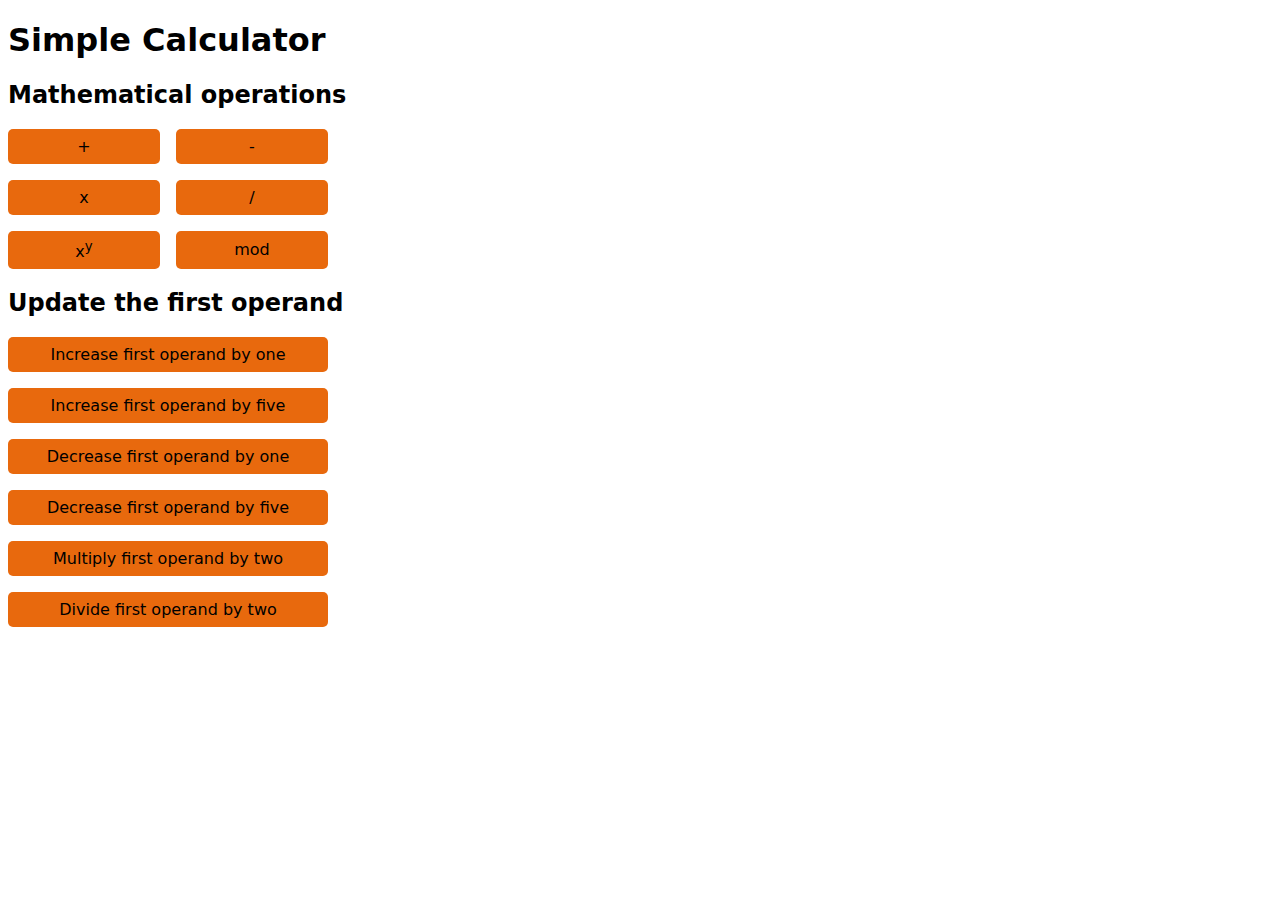
<file: js-variables-and-numbers_simple-calculator/index.html>
<!DOCTYPE html>
<html lang="en">
  <head>
    <meta charset="utf-8" />
    <meta
      name="viewport"
      content="width=device-width, initial-scale=1, shrink-to-fit=no"
    />
    <title>JS Variables and Numbers: Simple Calculator</title>
    <link rel="stylesheet" href="./css/styles.css" />
    <script src="./js/index.js" defer></script>
  </head>
  <body>
    <h1>Simple Calculator</h1>

    <h2>Mathematical operations</h2>
    <section class="mathematical-operations">
      <button type="button" class="button" data-js="add">+</button>
      <button type="button" class="button" data-js="subtract">-</button>
      <button type="button" class="button" data-js="multiply">x</button>
      <button type="button" class="button" data-js="divide">/</button>
      <button type="button" class="button" data-js="exponent">
        x<sup>y</sup>
      </button>
      <button type="button" class="button" data-js="modulo">mod</button>
    </section>

    <h2>Update the first operand</h2>
    <div class="update-operand">
      <button type="button" class="button" data-js="increase-by-one">
        Increase first operand by one
      </button>
      <button type="button" class="button" data-js="increase-by-five">
        Increase first operand by five
      </button>
      <button type="button" class="button" data-js="decrease-by-one">
        Decrease first operand by one
      </button>
      <button type="button" class="button" data-js="decrease-by-five">
        Decrease first operand by five
      </button>
      <button type="button" class="button" data-js="multiply-by-two">
        Multiply first operand by two
      </button>
      <button type="button" class="button" data-js="divide-by-two">
        Divide first operand by two
      </button>
    </div>
  </body>
</html>
</file>
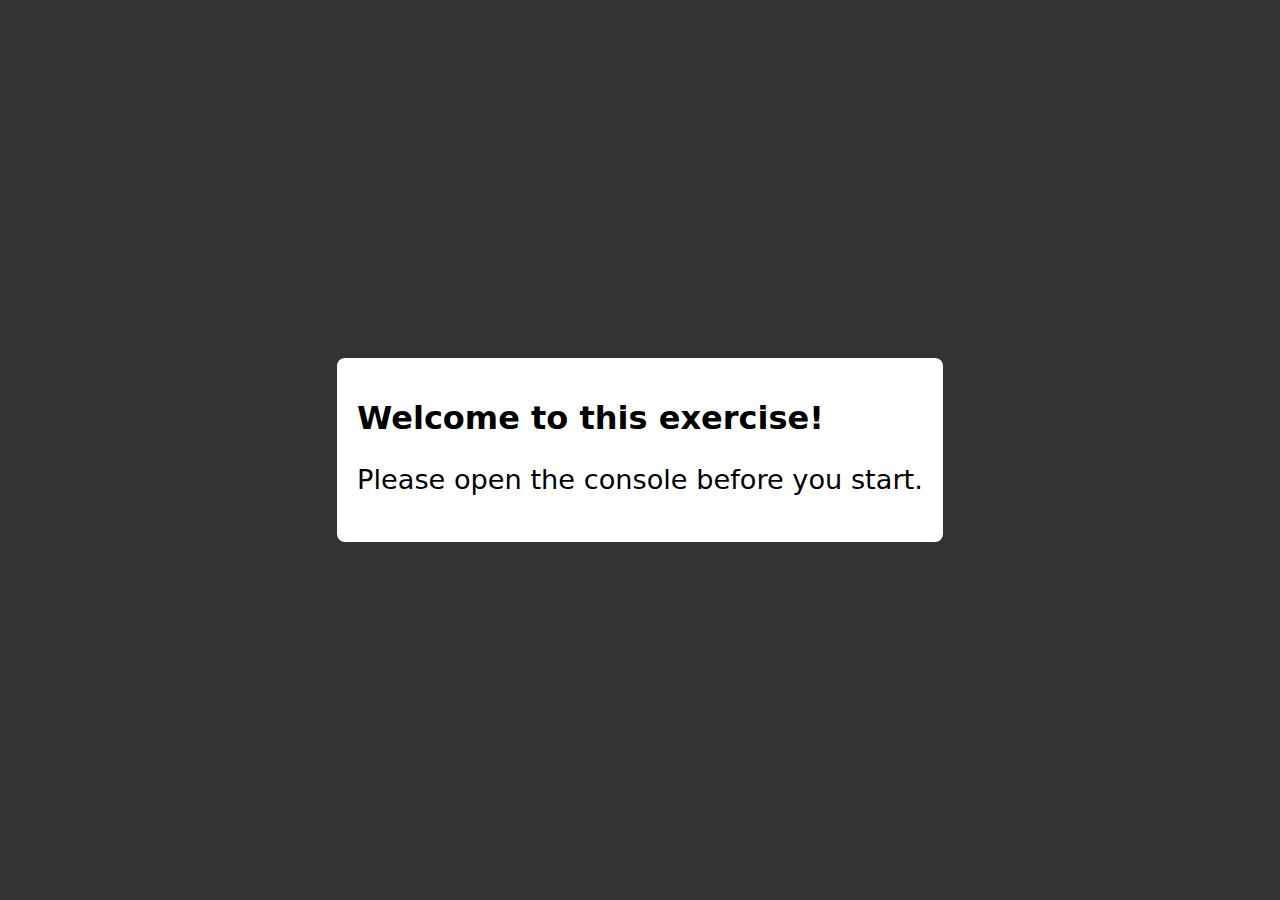
<file: js-variables-and-numbers_social-media-post/index.html>
<!DOCTYPE html>
<html lang="en">
  <head>
    <meta charset="utf-8" />
    <meta
      name="viewport"
      content="width=device-width, initial-scale=1, shrink-to-fit=no"
    />
    <title>JS Variables and Numbers: Social Media Post</title>
    <link rel="stylesheet" href="./css/styles.css" />
    <script src="./js/index.js" defer></script>
  </head>
  <body>
    <header>
      <h1>Welcome to this exercise!</h1>
      <p>Please open the console before you start.</p>
    </header>
  </body>
</html>
</file>
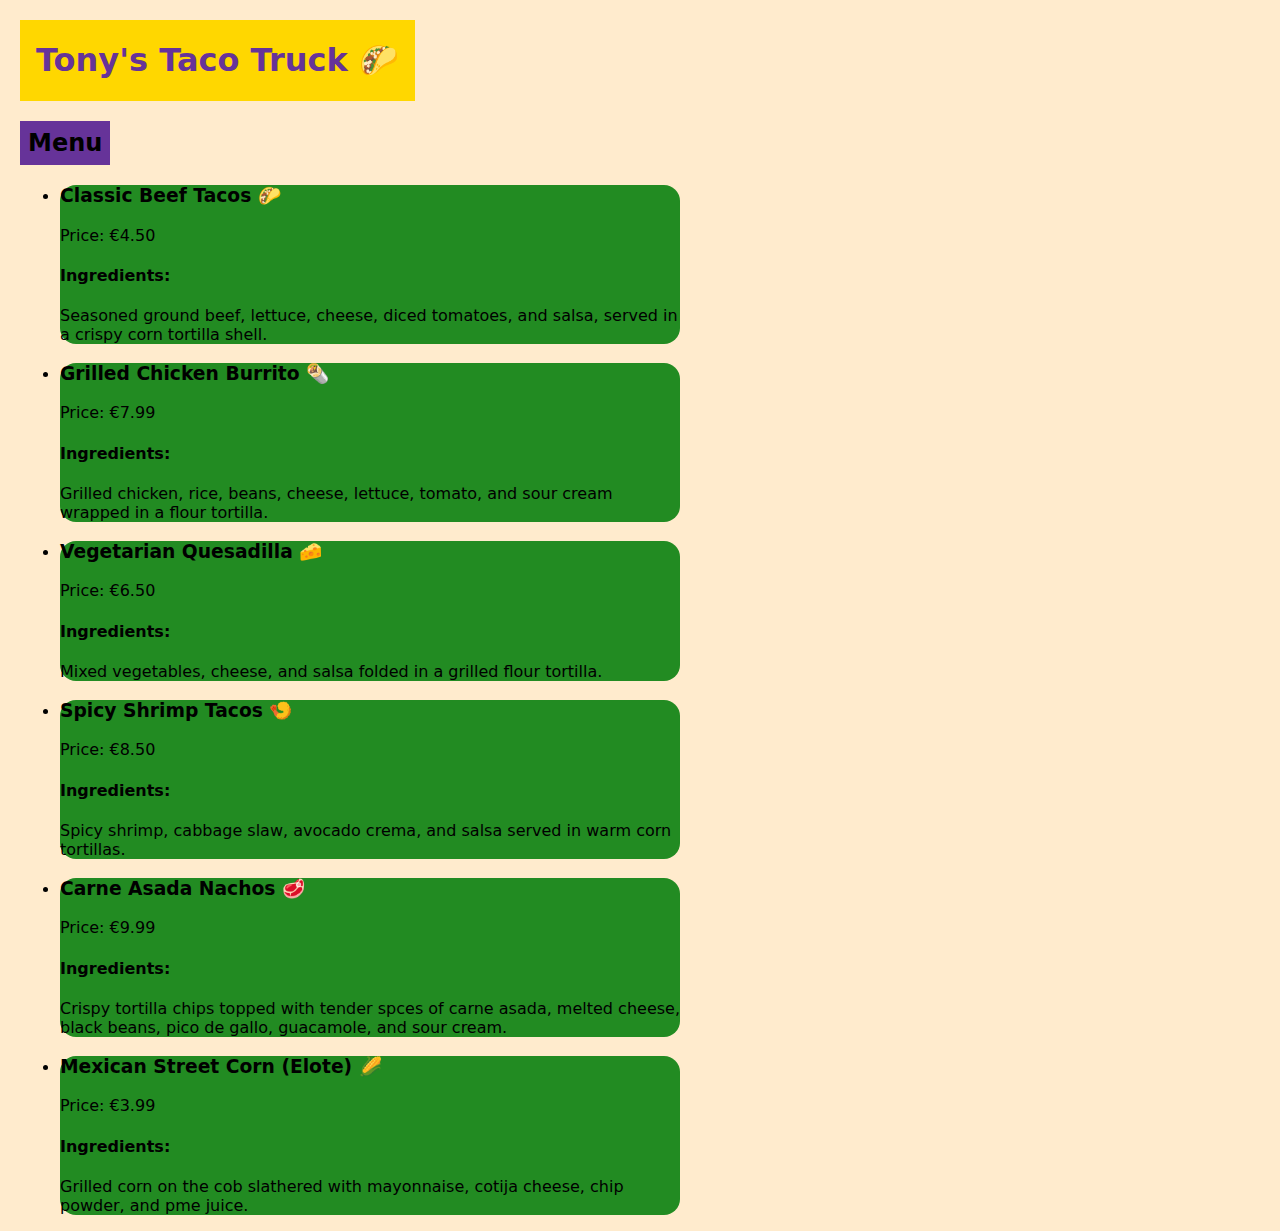
<file: css-structure/css-structure_taco-truck/index.html>
<!DOCTYPE html>
<html lang="en">
  <head>
    <meta charset="utf-8" />
    <meta
      name="viewport"
      content="width=device-width, initial-scale=1, shrink-to-fit=no"
    />
    <title>Taco Truck</title>
    <link rel="stylesheet" href="./styles.css" />
  </head>
  <body>
    <header>
      <h1>Tony's Taco Truck <span role="img" aria-label="A taco">🌮</span></h1>
    </header>

    <main>
      <h2>Menu</h2>
      <ul class="cards-list">
        <li>
          <section class="card-item">
            <h3>
              Classic Beef Tacos <span role="img" aria-label="A taco">🌮</span>
            </h3>
            <p>Price: €4.50</p>
            <h4>Ingredients:</h4>
            <p>
              Seasoned ground beef, lettuce, cheese, diced tomatoes, and salsa,
              served in a crispy corn tortilla shell.
            </p>
          </section>
        </li>

        <li>
          <section class="card-item">
            <h3>
              Grilled Chicken Burrito
              <span role="img" aria-label="A burrito">🌯</span>
            </h3>
            <p>Price: €7.99</p>
            <h4>Ingredients:</h4>
            <p>
              Grilled chicken, rice, beans, cheese, lettuce, tomato, and sour
              cream wrapped in a flour tortilla.
            </p>
          </section>
        </li>

        <li>
          <section class="card-item">
            <h3>
              Vegetarian Quesadilla
              <span role="img" aria-label="A quesadilla">🧀</span>
            </h3>
            <p>Price: €6.50</p>
            <h4>Ingredients:</h4>
            <p>
              Mixed vegetables, cheese, and salsa folded in a grilled flour
              tortilla.
            </p>
          </section>
        </li>

        <li>
          <section class="card-item">
            <h3>
              Spicy Shrimp Tacos
              <span role="img" aria-label="Shrimp tacos">🍤</span>
            </h3>
            <p>Price: €8.50</p>
            <h4>Ingredients:</h4>
            <p>
              Spicy shrimp, cabbage slaw, avocado crema, and salsa served in
              warm corn tortillas.
            </p>
          </section>
        </li>

        <li>
          <section class="card-item">
            <h3>
              Carne Asada Nachos <span role="img" aria-label="Nachos">🥩</span>
            </h3>
            <p>Price: €9.99</p>
            <h4>Ingredients:</h4>
            <p>
              Crispy tortilla chips topped with tender spces of carne asada,
              melted cheese, black beans, pico de gallo, guacamole, and sour
              cream.
            </p>
          </section>
        </li>
        <li>
          <section class="card-item">
            <h3>
              Mexican Street Corn (Elote)
              <span role="img" aria-label="Corn">🌽</span>
            </h3>
            <p>Price: €3.99</p>
            <h4>Ingredients:</h4>
            <p>
              Grilled corn on the cob slathered with mayonnaise, cotija cheese,
              chip powder, and pme juice.
            </p>
          </section>
        </li>
      </ul>
    </main>
  </body>
</html>
</file>
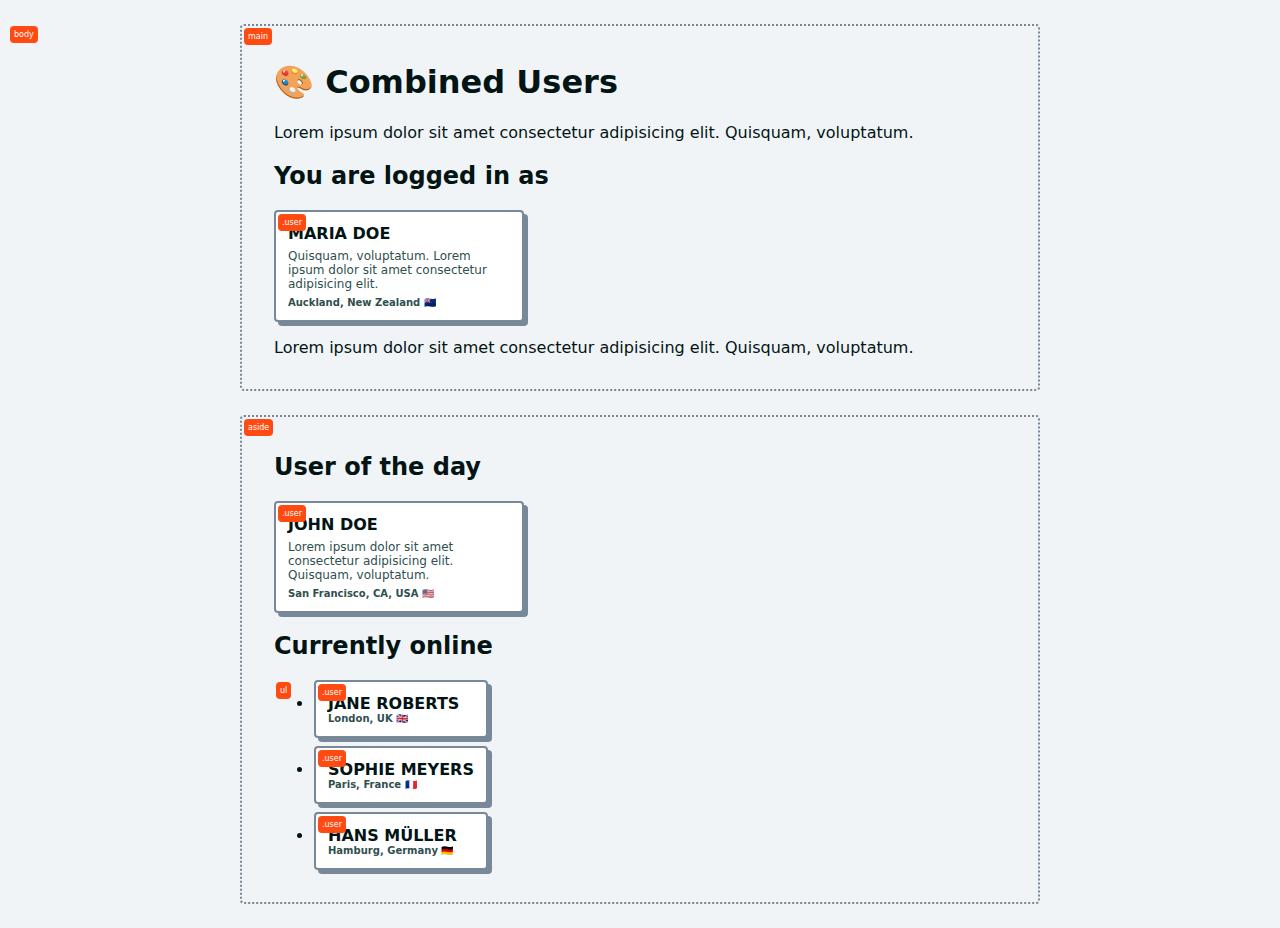
<file: css/css-basics_combined-users/index.html>
<!DOCTYPE html>
<!-- add class="debug" to the html element to show helper texts -->
<html lang="en" class="debug">
  <head>
    <meta charset="utf-8" />
    <meta
      name="viewport"
      content="width=device-width, initial-scale=1, shrink-to-fit=no"
    />
    <title>CSS Basics: Combined Users</title>
    <link rel="stylesheet" href="./css/styles.css" />
    <link rel="stylesheet" href="./css/debug.css" />
  </head>
  <body>
    <main>
      <h1>🎨 Combined Users</h1>
      <p>
        Lorem ipsum dolor sit amet consectetur adipisicing elit. Quisquam,
        voluptatum.
      </p>
      <h2>You are logged in as</h2>
      <article class="user">
        <h2 class="name">Maria Doe</h2>
        <p class="bio">
          Quisquam, voluptatum. Lorem ipsum dolor sit amet consectetur
          adipisicing elit.
        </p>
        <p class="location">Auckland, New Zealand 🇳🇿</p>
      </article>
      <p>
        Lorem ipsum dolor sit amet consectetur adipisicing elit. Quisquam,
        voluptatum.
      </p>
    </main>
    <aside>
      <h2>User of the day</h2>
      <article class="user">
        <h2 class="name">John Doe</h2>
        <p class="bio">
          Lorem ipsum dolor sit amet consectetur adipisicing elit. Quisquam,
          voluptatum.
        </p>
        <p class="location">San Francisco, CA, USA 🇺🇸</p>
      </article>
      <h2>Currently online</h2>
      <ul>
        <li>
          <article class="user">
            <h2 class="name">Jane Roberts</h2>
            <p class="bio">
              Lorem ipsum dolor sit amet consectetur adipisicing elit. Quisquam,
              voluptatum.
            </p>
            <p class="location">London, UK 🇬🇧</p>
          </article>
        </li>
        <li>
          <article class="user">
            <h2 class="name">Sophie Meyers</h2>
            <p class="bio">
              Lorem ipsum dolor sit amet consectetur adipisicing elit. Quisquam,
              voluptatum.
            </p>
            <p class="location">Paris, France 🇫🇷</p>
          </article>
        </li>
        <li>
          <article class="user">
            <h2 class="name">Hans Müller</h2>
            <p class="bio">
              Lorem ipsum dolor sit amet consectetur adipisicing elit. Quisquam,
              voluptatum.
            </p>
            <p class="location">Hamburg, Germany 🇩🇪</p>
          </article>
        </li>
      </ul>
    </aside>
  </body>
</html>
</file>
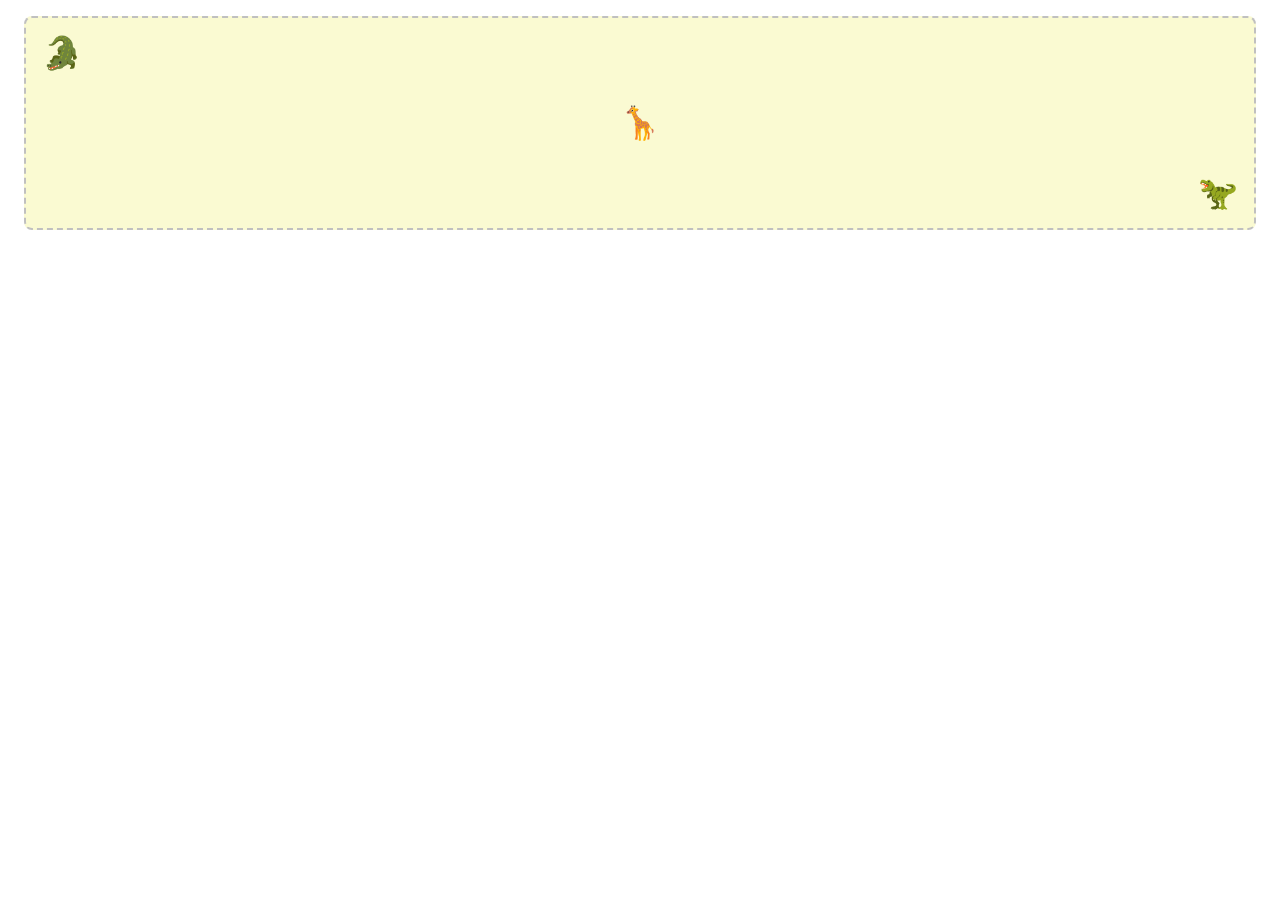
<file: css/css-basics_pseudo-park/index.html>
<!DOCTYPE html>
<html lang="en">
  <head>
    <meta charset="utf-8" />
    <meta
      name="viewport"
      content="width=device-width, initial-scale=1, shrink-to-fit=no"
    />
    <link rel="stylesheet" href="./css/styles.css" />
    <title>CSS Basics: Pseudo Park</title>
  </head>
  <body>
    <main class="park">
      <div class="animal crocodile">🐊</div>
      <div class="animal giraffe">🦒</div>
      <div class="animal dino">🦖</div>
    </main>
  </body>
</html>
</file>
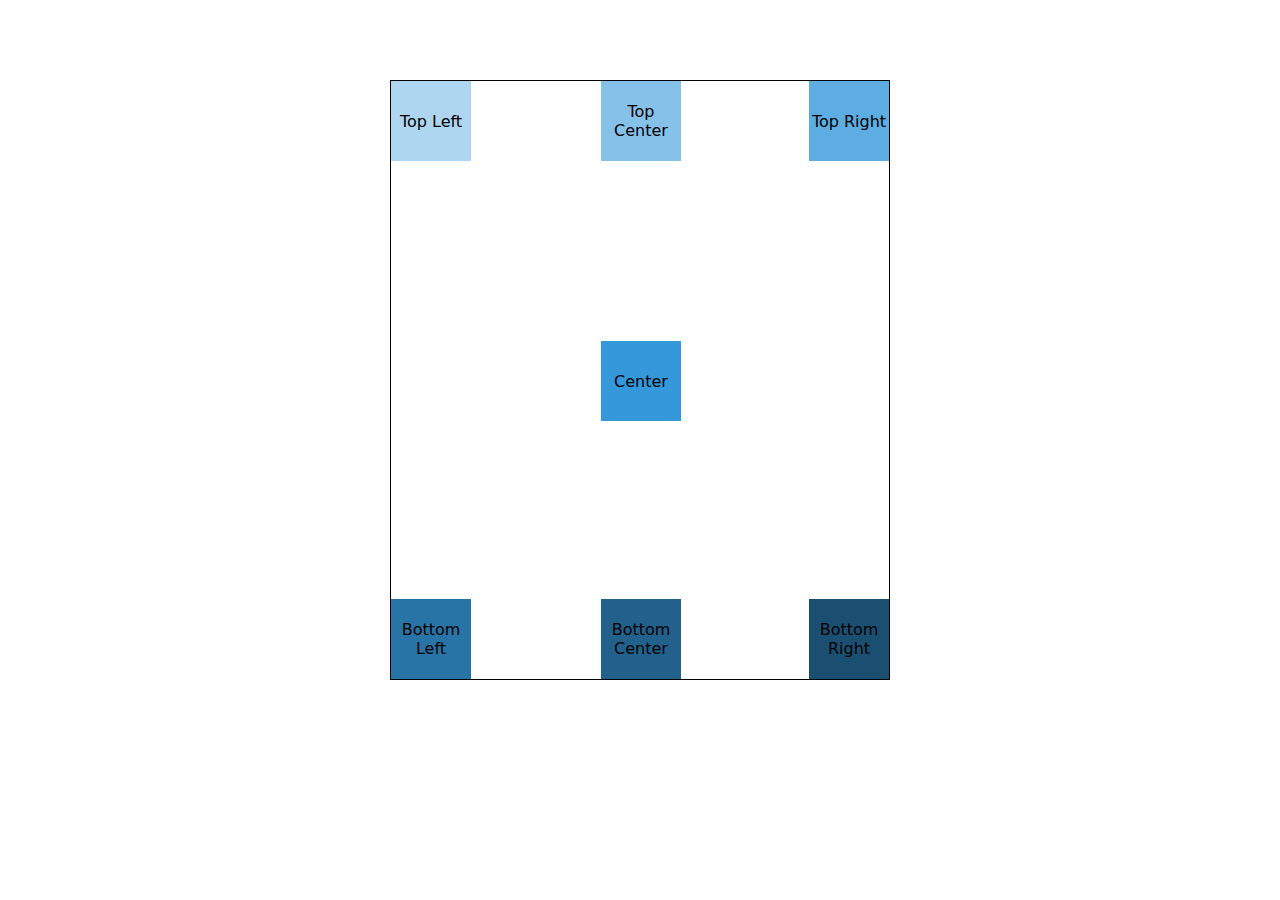
<file: css/css-positioning_absolute-no-advanced-requirements/index.html>
<!DOCTYPE html>
<html lang="en">
  <head>
    <meta charset="utf-8" />
    <meta
      name="viewport"
      content="width=device-width, initial-scale=1, shrink-to-fit=no"
    />
    <title>HTML & CSS</title>
    <link rel="stylesheet" href="./css/styles.css" />
  </head>
  <body>
    <!-- You do not need to change the HTML code for this exercise! -->
    <main>
      <div class="box box--top-left">Top Left</div>
      <div class="box box--top-center">Top Center</div>
      <div class="box box--top-right">Top Right</div>
      <div class="box box--center">Center</div>
      <div class="box box--bottom-left">Bottom Left</div>
      <div class="box box--bottom-center">Bottom Center</div>
      <div class="box box--bottom-right">Bottom Right</div>
    </main>
  </body>
</html>
</file>
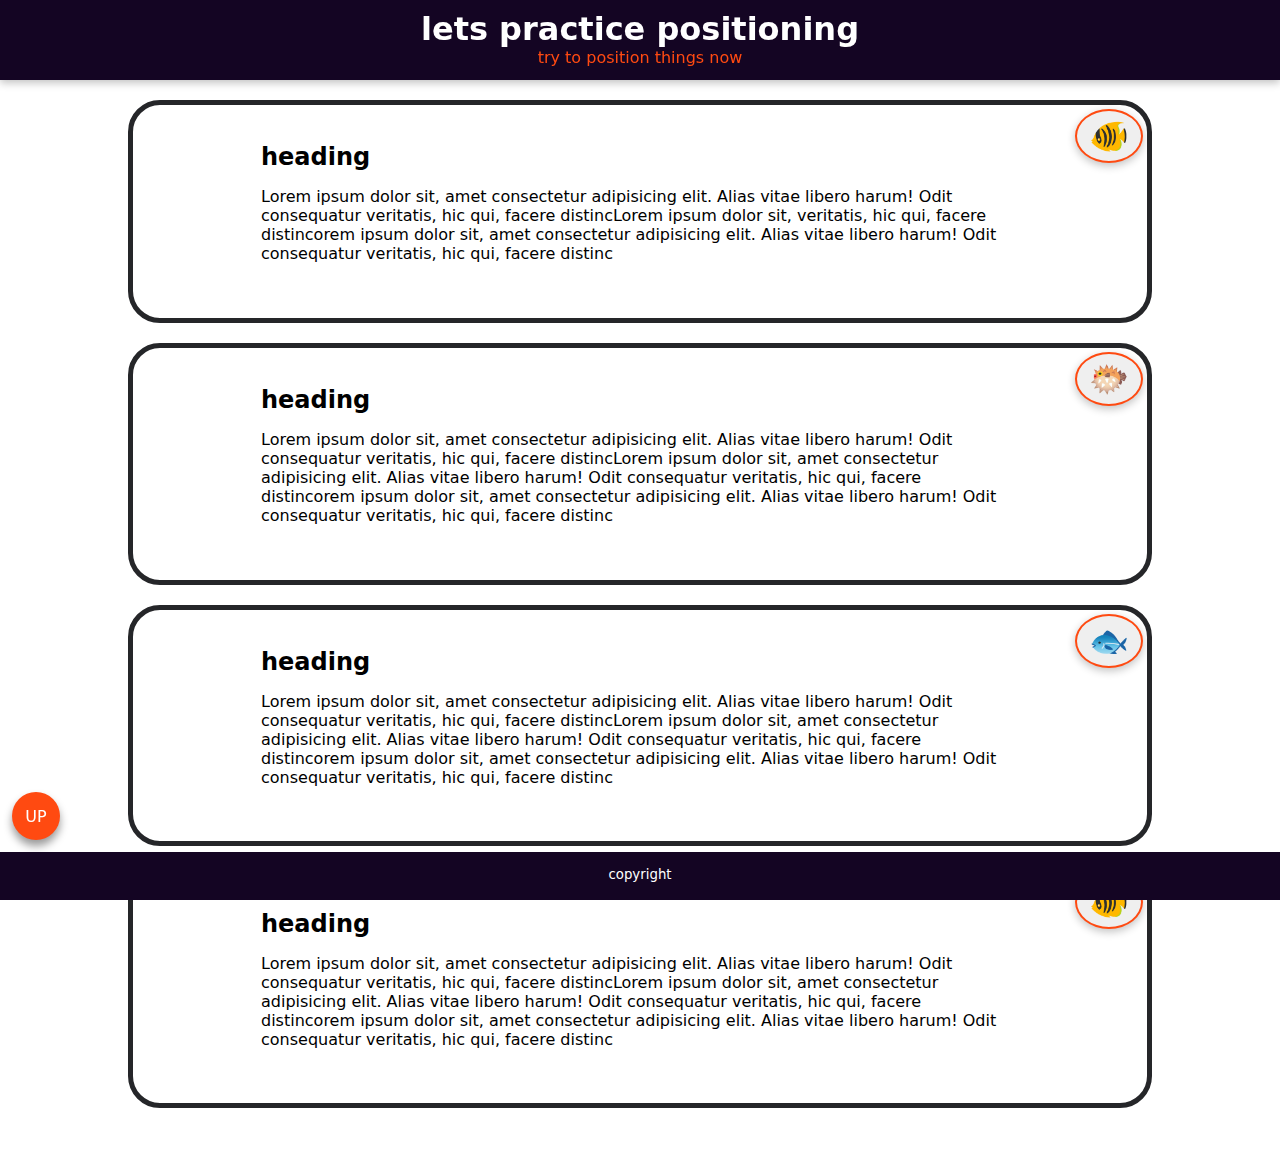
<file: css/css-positioning_layout-with-position/index.html>
<!DOCTYPE html>
<html lang="en">
  <head>
    <meta charset="utf-8" />
    <meta
      name="viewport"
      content="width=device-width, initial-scale=1, shrink-to-fit=no"
    />
    <title>HTML & CSS</title>
    <link rel="stylesheet" href="./css/styles.css" />
  </head>
  <body>
    <header class="header">
      <h1 class="header__heading">lets practice positioning</h1>
      <span class="header__text">try to position things now</span>
    </header>
    <main>
      <section class="card" id="top">
        <h2 class="card__heading">heading</h2>
        <button class="card__bookmark">🐠</button>
        <p class="card__text">
          Lorem ipsum dolor sit, amet consectetur adipisicing elit. Alias vitae
          libero harum! Odit consequatur veritatis, hic qui, facere distincLorem
          ipsum dolor sit, veritatis, hic qui, facere distincorem ipsum dolor
          sit, amet consectetur adipisicing elit. Alias vitae libero harum! Odit
          consequatur veritatis, hic qui, facere distinc
        </p>
      </section>
      <section class="card">
        <h2 class="card__heading">heading</h2>
        <button class="card__bookmark">🐡</button>
        <p class="card__text">
          Lorem ipsum dolor sit, amet consectetur adipisicing elit. Alias vitae
          libero harum! Odit consequatur veritatis, hic qui, facere distincLorem
          ipsum dolor sit, amet consectetur adipisicing elit. Alias vitae libero
          harum! Odit consequatur veritatis, hic qui, facere distincorem ipsum
          dolor sit, amet consectetur adipisicing elit. Alias vitae libero
          harum! Odit consequatur veritatis, hic qui, facere distinc
        </p>
      </section>
      <section class="card">
        <h2 class="card__heading">heading</h2>
        <button class="card__bookmark">🐟</button>
        <p class="card__text">
          Lorem ipsum dolor sit, amet consectetur adipisicing elit. Alias vitae
          libero harum! Odit consequatur veritatis, hic qui, facere distincLorem
          ipsum dolor sit, amet consectetur adipisicing elit. Alias vitae libero
          harum! Odit consequatur veritatis, hic qui, facere distincorem ipsum
          dolor sit, amet consectetur adipisicing elit. Alias vitae libero
          harum! Odit consequatur veritatis, hic qui, facere distinc
        </p>
      </section>
      <section class="card">
        <h2 class="card__heading">heading</h2>
        <button class="card__bookmark">🐠</button>
        <p class="card__text">
          Lorem ipsum dolor sit, amet consectetur adipisicing elit. Alias vitae
          libero harum! Odit consequatur veritatis, hic qui, facere distincLorem
          ipsum dolor sit, amet consectetur adipisicing elit. Alias vitae libero
          harum! Odit consequatur veritatis, hic qui, facere distincorem ipsum
          dolor sit, amet consectetur adipisicing elit. Alias vitae libero
          harum! Odit consequatur veritatis, hic qui, facere distinc
        </p>
      </section>
      <a href="#top" class="goto-top">UP</a>
    </main>

    <footer class="footer">
      <small class="footer__text">copyright</small>
    </footer>
  </body>
</html>
</file>
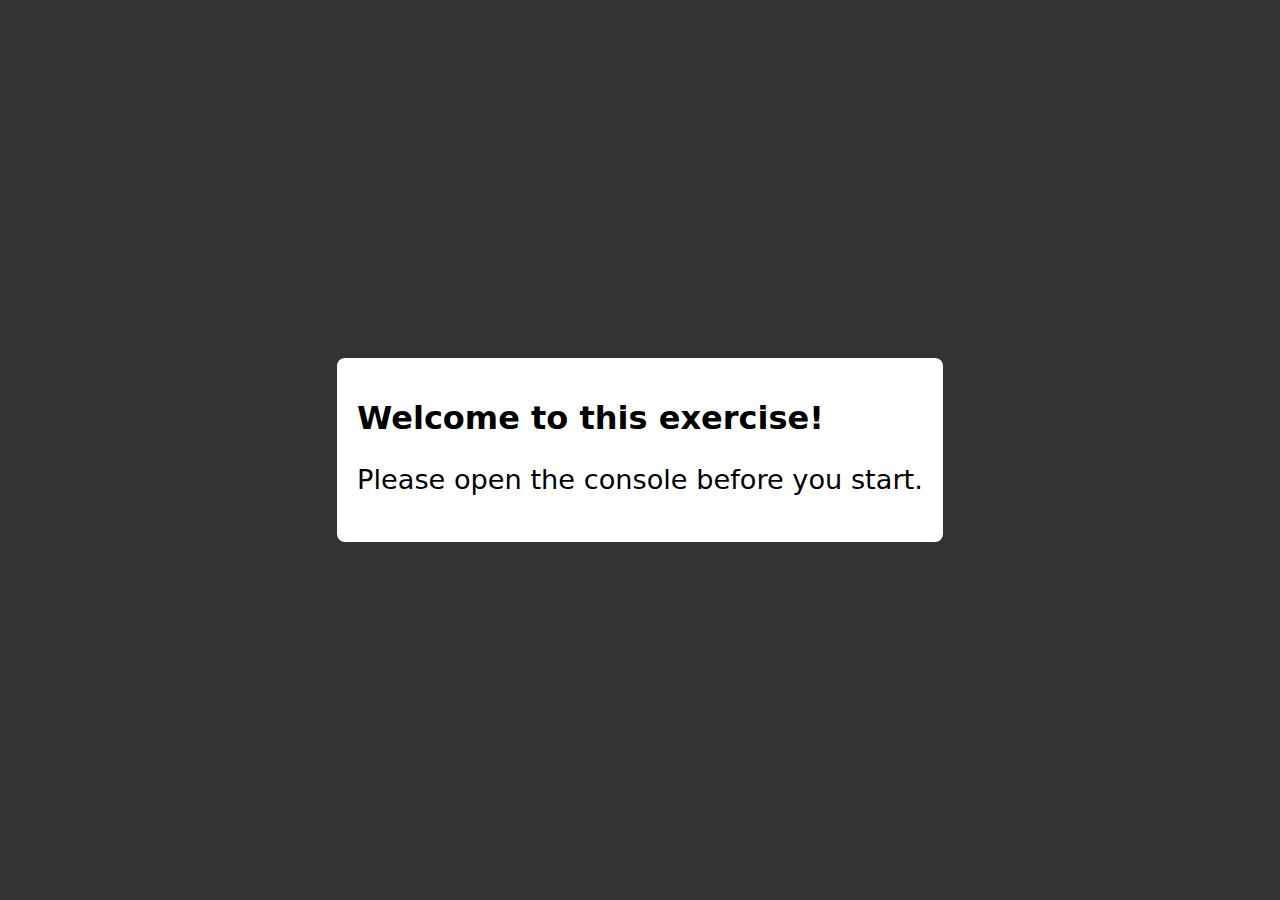
<file: js-basics/js-basics_console-methods/index.html>
<!DOCTYPE html>
<html lang="en">
  <head>
    <meta charset="utf-8" />
    <meta
      name="viewport"
      content="width=device-width, initial-scale=1, shrink-to-fit=no"
    />
    <title>JS Basics: Console Methods</title>
    <link rel="stylesheet" href="./css/styles.css" />
    <script src="./js/index.js" defer></script>
  </head>
  <body>
    <header>
      <h1>Welcome to this exercise!</h1>
      <p>Please open the console before you start.</p>
    </header>
  </body>
</html>
</file>
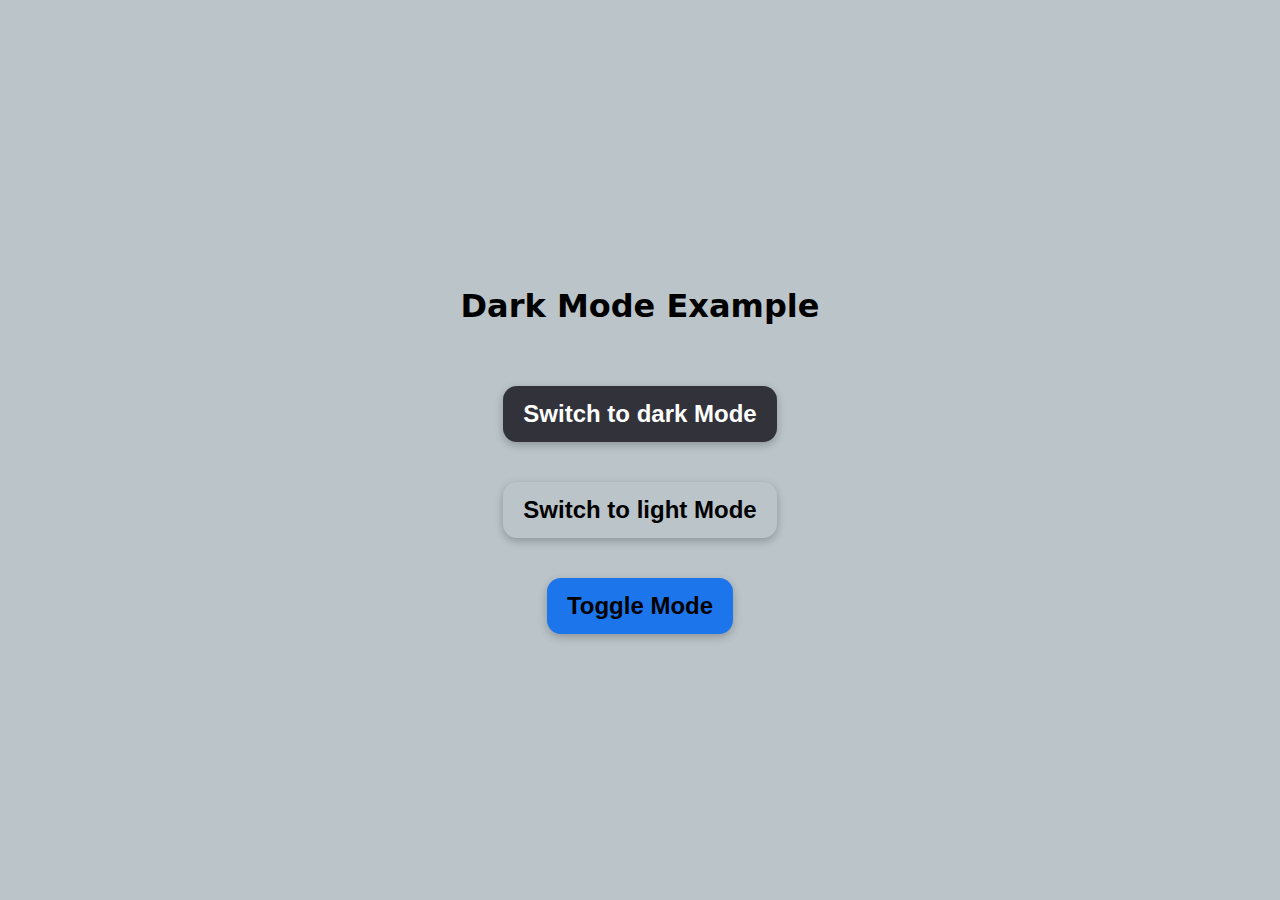
<file: js-basics/js-basics_dark-mode/index.html>
<!DOCTYPE html>
<html lang="en">
  <head>
    <meta charset="utf-8" />
    <meta
      name="viewport"
      content="width=device-width, initial-scale=1, shrink-to-fit=no"
    />
    <title>JS Basics: Dark Mode</title>
    <link rel="stylesheet" href="./css/styles.css" />
    <script src="./js/index.js" defer></script>
  </head>
  <body data-js="body">
    <h1>Dark Mode Example</h1>
    <button class="button button--dark" data-js="dark-mode-button">
      Switch to dark Mode
    </button>
    <button class="button button--light" data-js="light-mode-button">
      Switch to light Mode
    </button>
    <button class="button button--toggle" data-js="toggle-button">
      Toggle Mode
    </button>
  </body>
</html>
</file>
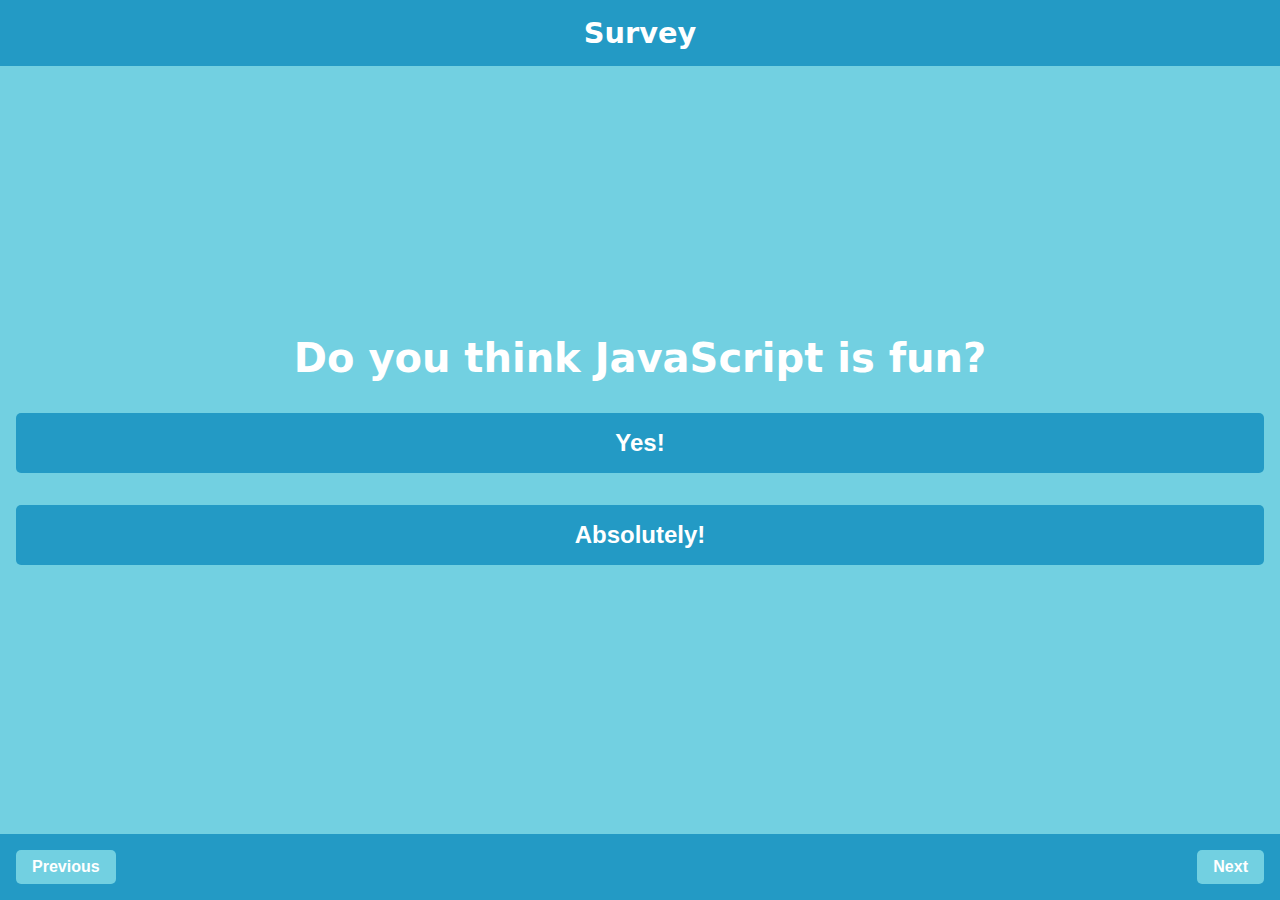
<file: js-basics/js-basics_survey-error-fixing/index.html>
<!DOCTYPE html>
<html lang="en">
  <head>
    <meta charset="utf-8" />
    <meta
      name="viewport"
      content="width=device-width, initial-scale=1, shrink-to-fit=no"
    />
    <title>JS Basics: Survey Error Fixing</title>
    <link rel="stylesheet" href="./css/styles.css" />
    <script src="./js/index.js" defer></script>
  </head>
  <body>
    <main class="app">
      <h1 class="header">Survey</h1>
      <section class="content">
        <h2 class="question">Do you think JavaScript is fun?</h2>
        <button type="button" class="choice-button" data-js="choice-button-1">
          Yes!
        </button>
        <button type="button" class="choice-button" data-js="choice-button-2">
          Absolutely!
        </button>
      </section>
      <div class="steps">
        <button type="button" class="steps-button" data-js="prev-button">
          Previous
        </button>
        <button type="button" class="steps-button" data-js="next-button">
          Next
        </button>
      </div>
    </main>
  </body>
</html>
</file>
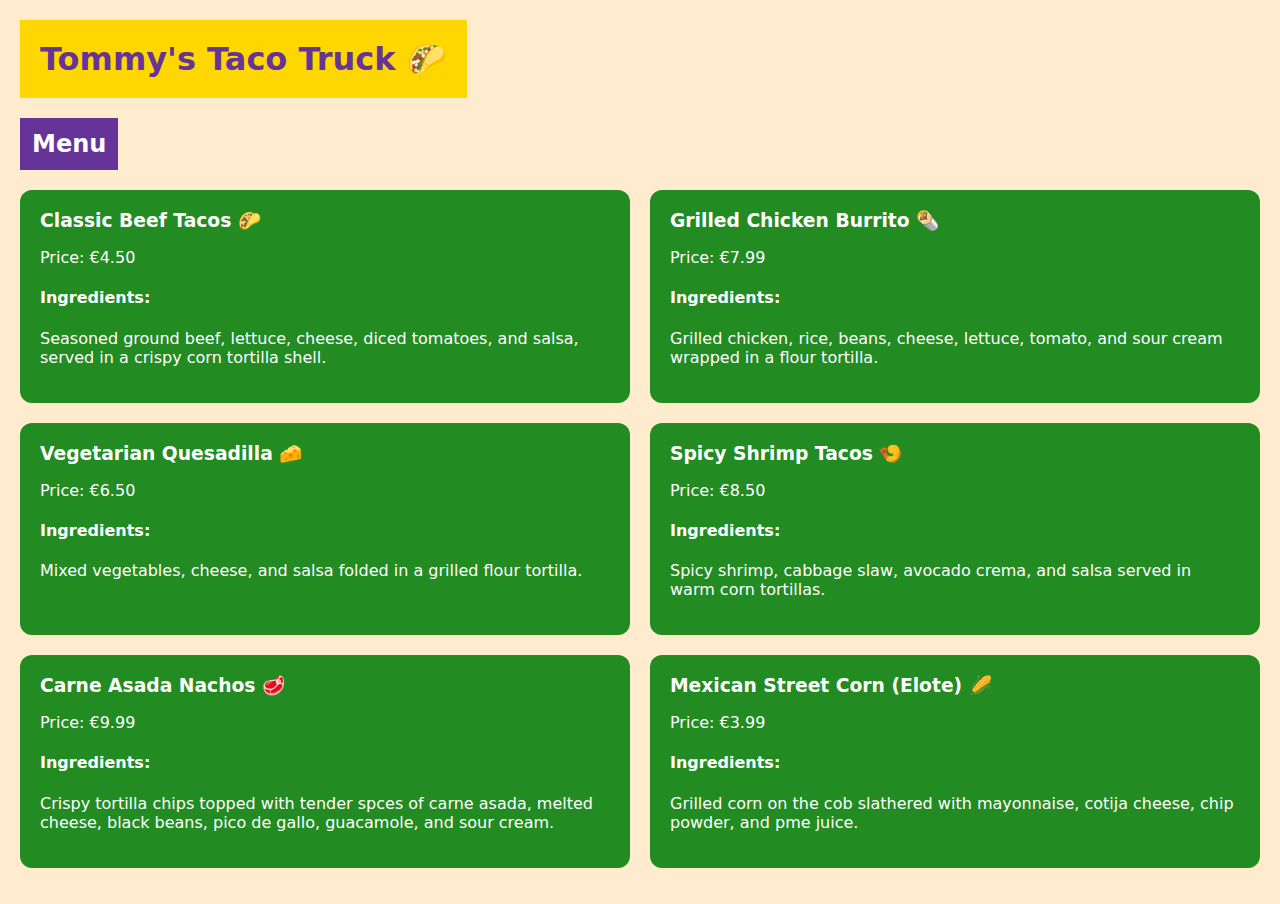
<file: css-structure/taco-truck-solution/css-structure_taco-truck_solution/index.html>
<!DOCTYPE html>
<html lang="en">
  <head>
    <meta charset="utf-8" />
    <meta
      name="viewport"
      content="width=device-width, initial-scale=1, shrink-to-fit=no"
    />
    <title>Taco Truck</title>
    <link rel="stylesheet" href="./styles.css" />
  </head>
  <body>
    <header class="header">
      <h1 class="header-title">
        Tommy's Taco Truck
        <span role="img" aria-label="A taco">🌮</span>
      </h1>
    </header>

    <main class="main">
      <h2 class="main-title">Menu</h2>
      <ul class="main-menu-list">
        <li>
          <section class="card">
            <h3 class="card-title">
              Classic Beef Tacos <span role="img" aria-label="A taco">🌮</span>
            </h3>
            <p>Price: €4.50</p>
            <h4>Ingredients:</h4>
            <p>
              Seasoned ground beef, lettuce, cheese, diced tomatoes, and salsa,
              served in a crispy corn tortilla shell.
            </p>
          </section>
        </li>

        <li>
          <section class="card">
            <h3 class="card-title">
              Grilled Chicken Burrito
              <span role="img" aria-label="A burrito">🌯</span>
            </h3>
            <p>Price: €7.99</p>
            <h4>Ingredients:</h4>
            <p>
              Grilled chicken, rice, beans, cheese, lettuce, tomato, and sour
              cream wrapped in a flour tortilla.
            </p>
          </section>
        </li>

        <li>
          <section class="card">
            <h3 class="card-title">
              Vegetarian Quesadilla
              <span role="img" aria-label="A quesadilla">🧀</span>
            </h3>
            <p>Price: €6.50</p>
            <h4>Ingredients:</h4>
            <p>
              Mixed vegetables, cheese, and salsa folded in a grilled flour
              tortilla.
            </p>
          </section>
        </li>

        <li>
          <section class="card">
            <h3 class="card-title">
              Spicy Shrimp Tacos
              <span role="img" aria-label="Shrimp tacos">🍤</span>
            </h3>
            <p>Price: €8.50</p>
            <h4>Ingredients:</h4>
            <p>
              Spicy shrimp, cabbage slaw, avocado crema, and salsa served in
              warm corn tortillas.
            </p>
          </section>
        </li>

        <li>
          <section class="card">
            <h3 class="card-title">
              Carne Asada Nachos <span role="img" aria-label="Nachos">🥩</span>
            </h3>
            <p>Price: €9.99</p>
            <h4>Ingredients:</h4>
            <p>
              Crispy tortilla chips topped with tender spces of carne asada,
              melted cheese, black beans, pico de gallo, guacamole, and sour
              cream.
            </p>
          </section>
        </li>

        <li>
          <section class="card">
            <h3 class="card-title">
              Mexican Street Corn (Elote)
              <span role="img" aria-label="Corn">🌽</span>
            </h3>
            <p>Price: €3.99</p>
            <h4>Ingredients:</h4>
            <p>
              Grilled corn on the cob slathered with mayonnaise, cotija cheese,
              chip powder, and pme juice.
            </p>
          </section>
        </li>
      </ul>
    </main>
  </body>
</html>
</file>
<file: js-variables-and-numbers_simple-calculator/css/styles.css>
*,
*::before,
*::after {
  box-sizing: border-box;
}

body {
  font-family: system-ui;
}

.button {
  all: unset;
  background-color: rgb(232, 105, 13);
  text-align: center;
  padding: 0.5rem;
  border-radius: 5px;
  cursor: pointer;
}

.button:hover {
  background-color: rgb(255, 187, 0);
}

.mathematical-operations {
  display: flex;
  flex-wrap: wrap;
  gap: 1rem;
  max-width: 20rem;
}
.mathematical-operations > .button {
  width: 8.5rem;
}

.update-operand {
  display: flex;
  flex-direction: column;
  gap: 1rem;
  max-width: 20rem;
}
</file>
<file: js-variables-and-numbers_social-media-post/css/styles.css>
*,
*::before,
*::after {
  box-sizing: border-box;
}

body {
  margin: 0;
  font-family: system-ui;
  display: flex;
  justify-content: center;
  align-items: center;
  height: 100vh;
  background-color: #333;
}

header {
  padding: 20px;
  background-color: white;
  border-radius: 8px;
}

h1 {
  font-size: 2rem;
}

p {
  font-size: 1.7rem;
}
</file>
<file: css-structure/css-structure_taco-truck/styles.css>
/* -------------------------------------------------------- */
/* You will need to add more imports eventually.
/* -------------------------------------------------------- */

@import "./theme.css";
@import "./cards.css";
@import "./header.css";
@import "./main.css";

/* ------------------------------------------------------------------------------ */
/* You don't need to edit the code for the * universal selector and the body.
/* ------------------------------------------------------------------------------ */

*::before,
*::after {
  box-sizing: border-box;
}

body {
  display: flex;
  flex-direction: column;
  gap: 20px;
  margin: 0;
  padding: 20px;
  height: 100vh;
  width: 100vw;
  font-family: system-ui;
  background: var(--body-bg);
}
</file>
<file: css/css-basics_combined-users/css/styles.css>
/*
  Scroll down to the bottom of the file
  to see the instructions for this exercise.
   ⬇
*/

*,
*::before,
*::after {
  box-sizing: border-box;
}

body {
  font-family: system-ui;
  background-color: #f1f4f7;
  padding: 0 48px;
  color: #021414;
}

main,
aside {
  max-width: 800px;
  margin: 24px auto;
  padding: 16px 32px;
  border: 2px dotted lightslategray;
  border-radius: 4px;
  position: relative;
}

ul {
  width: max-content;
}

li {
  margin: 8px 0;
}

.user {
  position: relative;
  border: 2px solid lightslategray;
  border-radius: 4px;
  box-shadow: 4px 4px 0 lightslategray;
  padding: 12px;
  max-width: 250px;
  margin: 0;
  background-color: white;
}

.name {
  font-size: 16px;
  text-transform: uppercase;
  margin: 0;
}

.bio {
  font-size: 12px;
  color: darkslategray;
  margin: 6px 0;
}

.location {
  font-size: 10px;
  font-weight: 600;
  text-align: end;
  margin: 0;
  text-align: left;
  color: darkslategray;
}

ul .user .bio {
  display: none;
}

/*
  Part 1

  Make .user elements inside the aside smaller:
    - reduce the max-width to 250px
    - reduce the padding to 12px
    - reduce the border-radius to 4px
    - reduce the font-size of the .name to 16px
    - reduce the font-size of the .bio to 12px
    - set the margin of the .bio to "6px 0"
    - reduce the font-size of the .location to 10px
  

  Make sure to not change the styles of the .user element anywhere else.
  
  To facilitate layout debugging, apply the 'debug' class to the <html> element. 
  This triggers visual helper styles from 'debug.css' that outline structural elements
  like <body>, <main>, <aside>, <ul>, and .user with labeled overlays for easy identification.
*/

/*
  Part 2

  For all .user elements inside an unordered list:
    - hide the .bio
    - align the .location to the left and set it's color to darkslategray

  Make sure to not change the styles of the .user element anywhere else.

  💡 You can use the display property to hide elements.
*/
</file>
<file: css/css-basics_combined-users/css/debug.css>
/*
  ⚠️ This file is for debugging purposes only.
  You do not have to understand or edit the code in this file. 🥳
*/

.debug :is(body, main, aside, ul, .user)::before {
  content: var(--debug-content);
  position: absolute;
  top: 2px;
  left: 2px;
  padding: 4px;
  background-color: #ff4a11;
  border-radius: 4px;
  font-size: 8px;
  color: white;
}

.debug :is(body, main, aside, ul, .user) {
  position: relative;
}

body {
  --debug-content: "body";
}

main {
  --debug-content: "main";
}

aside {
  --debug-content: "aside";
}

ul {
  --debug-content: "ul";
}

.user {
  --debug-content: ".user";
}
</file>
<file: css/css-basics_pseudo-park/css/styles.css>
/*
  None of these styles are being applied to the HTML.
  Can you fix that?

  Once the styles are applied,
  the park should be pale yellow box with a dashed border.
*/

*,
*::before,
*::after {
  box-sizing: border-box;
}

.park {
  margin: 16px;
  border: 2px dashed silver;
  overflow: hidden;
  border-radius: 8px;
  background-color: lightgoldenrodyellow;
}

.animal {
  padding: 16px;
  font-size: 32px;
}
.animal.giraffe {
  text-align: center;
}

.animal.dino {
  text-align: right;
}

.crocodile:hover {
  background-color: lightblue;
}

.giraffe:hover {
  background-color: lightgreen;
}

.dino:hover {
  background-color: lightsalmon;
}
/*
    The animals are very small.
    The size of the emojis is controlled via the font size.
    Set the font size to 32px.
  */

/*
  The giraffe is afraid of the crocodile and the dino.
   - center the giraffe in the park
   - align the dino to the right

  💡 Select the animals by their class name and use the text align property.
*/

/* 
  The animals want some color! 🎨
  When the mouse hovers over an animal, change the background color.
   - The crocodile wants to be lightblue.
   - The giraffe likes lightgreen.
   - The dino is a huge fan of lightsalmon.

  💡 You'll need to use a pseudo class selector for each animal.
*/
</file>
<file: css/css-positioning_absolute-no-advanced-requirements/css/styles.css>
*,
*::before,
*::after {
  box-sizing: border-box;
}

body {
  margin: 0;
  font-family: system-ui;
}

main {
  width: 500px;
  height: 600px;
  border: 1px solid black;
  margin: 5em auto;
  position: relative;
}

.box {
  display: flex;
  align-items: center;
  justify-content: center;
  height: 80px;
  width: 80px;
  text-align: center;
}

/**
 * Look at the selectors defined below.
 * Position each element, so that the placement matches the name of the selector.
 * Adjust the rule-sets for each selector to satisfy the name.
 *
 * @example
 * .box--top-left -> This element should be be placed in the top, left corner.
 */

.box--top-left {
  background-color: #aed6f1;
}

.box--top-center {
  background-color: #85c1e9;
  position: absolute;
  top: 0;
  left: 210px;
}

.box--top-right {
  background-color: #5dade2;
  position: absolute;
  top: 0;
  right: 0;
}

.box--center {
  background-color: #3498db;
  position: absolute;
  top: 260px;
  left: 210px;
}

.box--bottom-left {
  background-color: #2874a6;
  position: absolute;
  left: 0;
  bottom: 0;
}

.box--bottom-center {
  background-color: #21618c;
  position: absolute;
  bottom: 0;
  left: 210px;
}

.box--bottom-right {
  background-color: #1b4f72;
  position: absolute;
  bottom: 0;
  right: 0;
}
</file>
<file: css/css-positioning_layout-with-position/css/styles.css>
*,
*::before,
*::after {
  box-sizing: border-box;
}

body {
  display: flex;
  flex-direction: column;
  margin: 80px 0 45px 0;
  font-family: system-ui;
}

/**
 *
 * Place the header at the top of the viewport and make sure, that it remains there when the
 * document is scrolled.
 */
.header {
  background: #140523;
  width: 100%;
  text-align: center;
  color: #ffffff;
  height: 80px;
  box-shadow: rgba(0, 0, 0, 0.24) 0 3px 8px;
  padding: 10px;
  position: fixed;
  top: 0;
  align-self: center;
  z-index: 1;
}

.header__text {
  color: #ff4a11;
}

.header__heading {
  margin: 0;
}

/**
 *
 * Place the footer at the bottom of the viewport and make sure, that it remains there when the
 * document is scrolled.
 */
.footer {
  background: #140523;
  width: 100%;
  text-align: center;
  color: #ffffff;
  height: 48px;
  padding: 12px;
  position: fixed;
  bottom: 0;
  align-self: center;
  z-index: 1;
}

/**
 *
 * Define the card as reference frame for descendant elements, that require absolute positioning.
 */
.card {
  position: relative;
  margin: 20px 10%;
  border: 5px solid #252629;
  padding: 3% 10%;
  scroll-margin-top: 100px;
  border-radius: 2rem;
}

.card__heading {
  margin: 0 0 10px 0;
}

/**
 * Place the bookmark in the top, right corner of each card.
 */
.card__bookmark {
  border: 2px solid #ff4a11;
  font-size: 2em;
  padding: 6px 12px;
  border-radius: 50%;
  box-shadow: rgba(0, 0, 0, 0.24) 0 3px 8px;
  position: absolute;
  right: 4px;
  top: 4px;
}

/**
 * The go-to-top button should cover all other elements, so that it is always visible, and
 * unaffected when the document is scrolled.
 */
.goto-top {
  position: fixed;
  left: 12px;
  bottom: 60px;
  width: 48px;
  height: 48px;
  padding: 8px;
  border-radius: 50%;
  background: #ff4a11;
  color: white;
  box-shadow: 0 6px 8px rgba(0, 0, 0, 0.4);
  text-decoration: none;
  flex-shrink: 0;
  display: flex;
  align-items: center;
  justify-content: center;
}
</file>
<file: js-basics/js-basics_console-methods/css/styles.css>
*,
*::before,
*::after {
  box-sizing: border-box;
}

body {
  margin: 0;
  font-family: system-ui;
  display: flex;
  justify-content: center;
  align-items: center;
  height: 100vh;
  background-color: #333;
}

header {
  padding: 20px;
  background-color: white;
  border-radius: 8px;
}

h1 {
  font-size: 2rem;
}

p {
  font-size: 1.7rem;
}
</file>
<file: js-basics/js-basics_dark-mode/css/styles.css>
*,
*::before,
*::after {
  box-sizing: border-box;
}

body {
  margin: 0;
  font-family: system-ui;
  display: flex;
  min-height: 100vh;
  flex-direction: column;
  align-items: center;
  justify-content: center;
  gap: 40px;
  background-color: #bac4c9;
  transition: 0.4s ease;
}

body.dark {
  background-color: rgb(50, 51, 58);
  color: white;
}

.button {
  padding: 14px 20px;
  border: none;
  border-radius: 14px;
  font-weight: bold;
  font-size: 24px;
  box-shadow: rgba(0, 0, 0, 0.24) 0px 3px 8px;
}

.button:hover {
  background-color: rgb(92, 159, 247);
}

.button--light {
  background-color: #bac4c9;
  color: black;
}

.button--dark {
  background-color: rgb(50, 51, 58);
  color: white;
}

.button--toggle {
  background-color: rgb(28, 117, 235);
  color: black;
}
</file>
<file: js-basics/js-basics_survey-error-fixing/css/styles.css>
*,
*::before,
*::after {
  box-sizing: border-box;
  margin: 0;
  padding: 0;
}

body {
  font-family: system-ui;
}

.app {
  height: 100vh;
  display: flex;
  flex-direction: column;
  justify-content: space-between;
  background-color: rgb(114, 208, 225);
  color: white;
}

.header {
  background-color: rgb(35, 154, 197);
  padding: 1rem;
  text-align: center;
  font-size: 1.8rem;
}

.content {
  display: flex;
  flex-direction: column;
  padding: 1rem;
  gap: 2rem;
}

.question {
  text-align: center;
  font-size: 2.5rem;
}

.choice-button {
  padding: 1rem;
  border: none;
  border-radius: 5px;
  background-color: rgb(35, 154, 197);
  font-weight: bold;
  text-align: center;
  font-size: 1.5rem;
  color: white;
}

.active-choice {
  background-color: rgb(72, 181, 33);
}

.steps {
  background-color: rgb(35, 154, 197);
  padding: 1rem;
  display: flex;
  justify-content: space-between;
}

.steps-button {
  padding: 0.5rem 1rem;
  border: none;
  border-radius: 5px;
  background-color: rgb(114, 208, 225);
  font-weight: bold;
  text-align: center;
  font-size: 1rem;
  color: white;
}
</file>
<file: css-structure/taco-truck-solution/css-structure_taco-truck_solution/styles.css>
@import "./theme.css";
@import "./components/header.css";
@import "./components/main.css";
@import "./components/card.css";

*::before,
*::after {
  box-sizing: border-box;
}

body {
  display: flex;
  flex-direction: column;
  gap: 20px;
  margin: 0;
  padding: 20px;
  font-family: system-ui;
  background: var(--body-bg);
}

ul {
  padding: 0;
  list-style: none;
}

li {
  display: contents;
}
</file>
